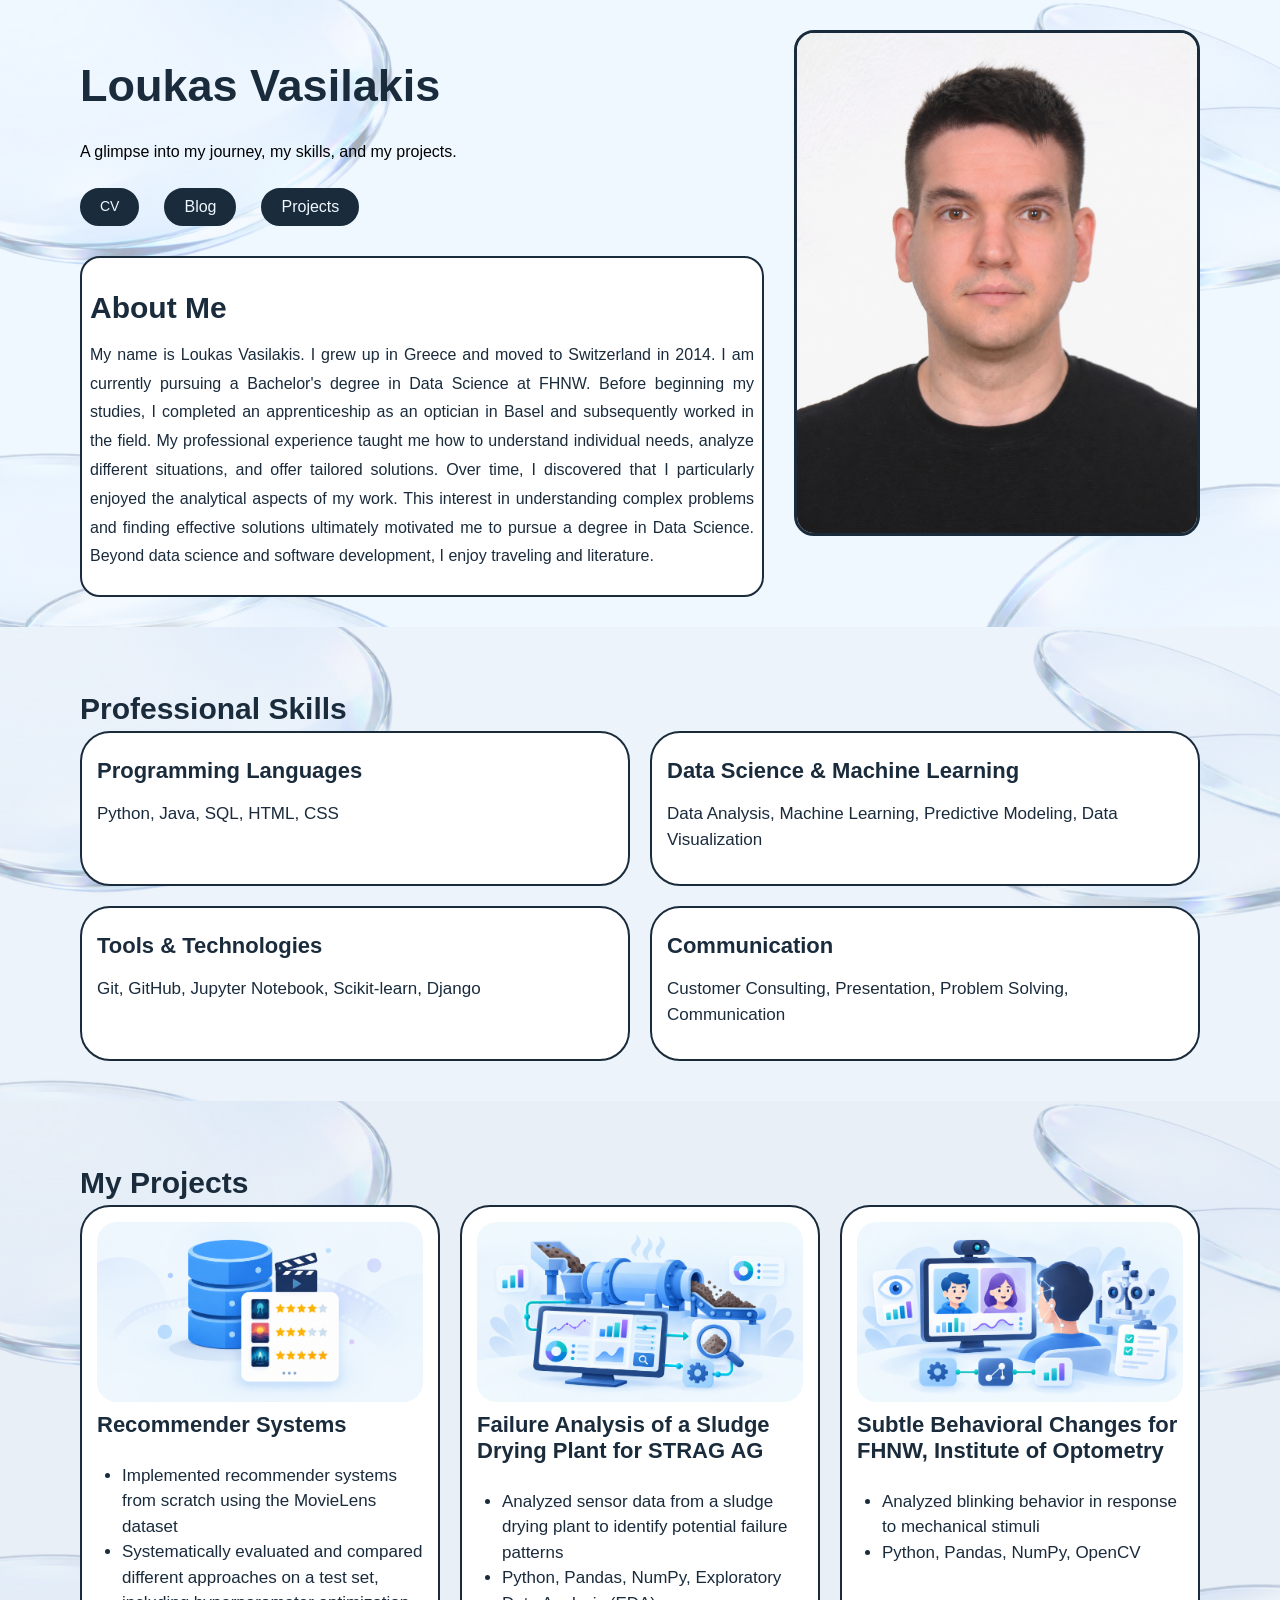
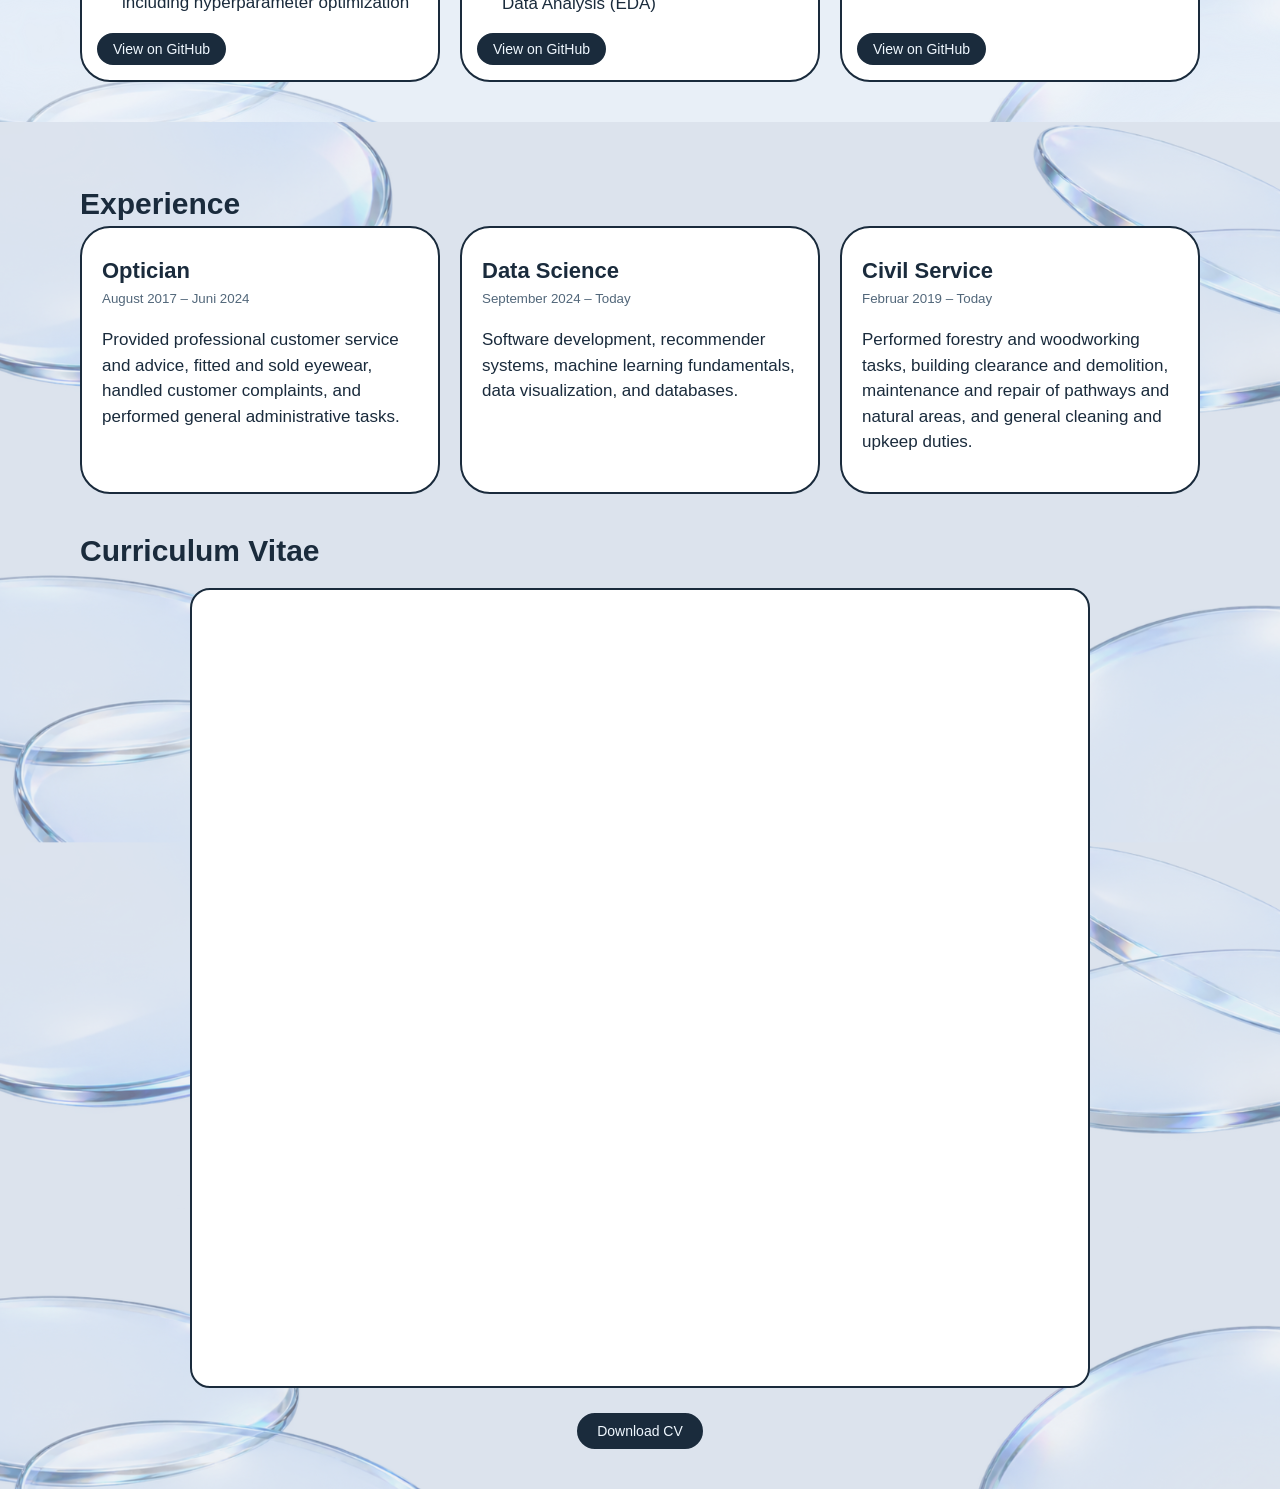
<file: index.html>
<!DOCTYPE html> <!-- Document types require a ! -->
<!-- html ist eine non-sensitive language, also HTML = html = HtMl -->
<html lang="en"> <!-- root element, starting point, attribute lang decides the language of the page -->

<!-- This is how to write html comments -->
<!-- index.html ist verantwortlich für die Grundstruktur der Seite -->
<!-- Texten zwischen <> werden als "tagname" bezeichnet -->
<!-- <starting tag> </closing tag> -->
<!-- <starting tag> kann ein Attribut haben: <tagname id="description"> es gibt kein Komma zwischen tagname und Attribut-->

<head> <!-- Where the title of the page and metadata (settings not shown to the user) are written -->
    <meta name="description" content="HTML Portfolio page to display my experience and skills">  <!-- Provides a short description of the page, e.g. for search engines -->
    <meta charset="UTF-8"> <!-- Defines the character encoding of the page as UTF-8 -->
    <meta name="keywords" content="HTML, HTML5, CSS, JAVASCRIPT, PORTFOLIO">
    <meta name="author" content="Loukas Vasilakis">
    <meta name="robots" content="index,follow"> <!-- Allows search engines to index the page and follow the links to it -->
    <title>Loukas Vasilakis</title> <!-- Title of html page -->
    <link rel="stylesheet" href="style.css">  <!-- Link tag the HTML page to the external CSS file for styling -->

</head>

<body>

<header class="header"> <!-- ermöglicht Obertitel und seine "Kinder" zusammen zu wählen -->

    <div class="header-content">
    <h1 id="myname">   Loukas Vasilakis</h1> <!-- Das Element ein id-Attribut geben, um in css  genau diesen Element wählen zu können -->
        <p class="text" id="message">A glimpse into my journey, my skills, and my projects.</p>  <!-- tags wie <i> können den Text Eigenschaften geben, sie heissen Elements -->

        <div class="links"> <!-- Das Element ein class-Attribut geben, was ermöglicht mehrere Elementen im gleichen class gleichmässig, -zeitig bearbeiten -->
        <a class="link cv-download"
           href="pdf/Loukas%20Vasilakis%20Lebenslauf%20-%201%20Seite.pdf"
           download>
            CV
        </a>
        <a class="link" href="blog.html">Blog</a>
        <a class="link" href="https://github.com/LoukasVasilakis">Projects</a>
        </div>

        <section class="Index-boxes">
        <h2 class="index_untertittel">About Me</h2>
        <p class="text">My name is Loukas Vasilakis. I grew up in Greece and moved to Switzerland in 2014.
        I am currently pursuing a Bachelor's degree in Data Science at FHNW. Before beginning my studies,
        I completed an apprenticeship as an optician in Basel and subsequently worked in the field.
        My professional experience taught me how to understand individual needs, analyze different situations,
        and  offer tailored solutions. Over time, I discovered that I particularly enjoyed the analytical aspects of my work.
        This interest in understanding complex problems and finding effective solutions ultimately motivated me to pursue a
        degree in Data Science. Beyond data science and software development, I enjoy traveling and literature.</p>
        </section>

    </div>
    <img class="profile-photo" alt="Profile photo" src="img/profile_photo.jpg"> <!-- Foto in Seite einfügen -->


</header>

<section class="skills-section">

    <h2 id="professional-skills" class="index_untertittel"> Professional Skills </h2>

    <div class="skills-grid">

        <div class="Index-boxes">
            <h3>Programming Languages</h3>
            <p class="text">Python, Java, SQL, HTML, CSS</p>
        </div>

        <div class="Index-boxes">
            <h3>Data Science & Machine Learning</h3>
            <p class="text">
                Data Analysis, Machine Learning,
                Predictive Modeling, Data Visualization
            </p>
        </div>

        <div class="Index-boxes">
            <h3>Tools & Technologies</h3>
            <p class="text">
                Git, GitHub, Jupyter Notebook,
                Scikit-learn, Django
            </p>
        </div>

        <div class="Index-boxes">
            <h3>Communication</h3>
            <p class="text">
                Customer Consulting, Presentation,
                Problem Solving, Communication
            </p>
        </div>

    </div>

</section>

<section class="my_projects">

    <h2 id="my_projects" class="index_untertittel"> My Projects </h2>

    <div class="projects-grid">

        <div class="Index-boxes">
            <img class="project-image"
                 src="img/recommender.png"
                 alt="Recommender System Project">
            <h3>Recommender Systems</h3>
            <ul> <!-- Bulletpoint-Liste machen -->
                <li>Implemented recommender systems from scratch using the MovieLens dataset</li>
                <li>Systematically evaluated and compared different approaches on a test set, including hyperparameter optimization</li>
            </ul>
                <a class="link project-link"
                    href="https://github.com/LoukasVasilakis/Recommender-Systems-LV"
                    target="_blank"
                    rel="noopener noreferrer">
                    View on GitHub
                </a>
        </div>

        <div class="Index-boxes">
            <img class="project-image"
                 src="img/mud_project.png"
                 alt="STRAG AG Data Analysis Project">
            <h3>Failure Analysis of a Sludge Drying Plant for STRAG AG</h3>
                <ul>
                    <li>Analyzed sensor data from a sludge drying plant to identify potential failure patterns</li>
                    <li>Python, Pandas, NumPy, Exploratory Data Analysis (EDA)</li>
                </ul>
            <a class="link project-link"
                href="https://github.com/LoukasVasilakis/schlamm_trockung"
                target="_blank"
                rel="noopener noreferrer">
                View on GitHub
            </a>
        </div>

        <div class="Index-boxes">
            <img class="project-image"
                 src="img/optic_project.png"
                 alt="Sublim Verhaltensänderungen">
            <h3>Subtle Behavioral Changes for FHNW, Institute of Optometry</h3>
                <ul>
                    <li>Analyzed blinking behavior in response to mechanical stimuli</li>
                    <li>Python, Pandas, NumPy, OpenCV</li>
                </ul>
            <a class="link project-link"
                href="https://github.com/LoukasVasilakis/optic_project"
                target="_blank"
                rel="noopener noreferrer">
                View on GitHub
            </a>
        </div>

    </div>

</section>

<section class="experience">

    <h2 id="my_experience" class="index_untertittel"> Experience </h2>

    <div class="experience-grid">

        <div class="Index-boxes">

            <h3>Optician</h3>
            <h4><small>August 2017 – Juni 2024</small></h4>
            <p> Provided professional customer service and advice, fitted and sold eyewear,
                handled customer complaints, and performed general administrative tasks.
            </p>
        </div>

        <div class="Index-boxes">
            <h3>Data Science</h3>
            <h4><small>September 2024 – Today</small></h4>
                <p> Software development, recommender systems, machine learning fundamentals, data visualization,
                    and databases.
                </p>
        </div>

        <div class="Index-boxes">

            <h3>Civil Service</h3>
            <h4><small>Februar 2019 – Today</small></h4>
                <p> Performed forestry and woodworking tasks, building clearance and demolition, maintenance
                    and repair of pathways and natural areas, and general cleaning and upkeep duties.
                </p>
        </div>

    </div>

    <div class="CV" id="cv">

        <h2 class="index_untertittel"> Curriculum Vitae </h2>

        <iframe
            src="pdf/Loukas%20Vasilakis%20Lebenslauf%20-%201%20Seite.pdf"
            title="My Curriculum Vitae">
        </iframe>

        <a class="link cv-download"
           href="pdf/Loukas%20Vasilakis%20Lebenslauf%20-%201%20Seite.pdf"
           download>
            Download CV
        </a>

    </div>

    <script src="script.js"></script>
</body>

</html>
</file>
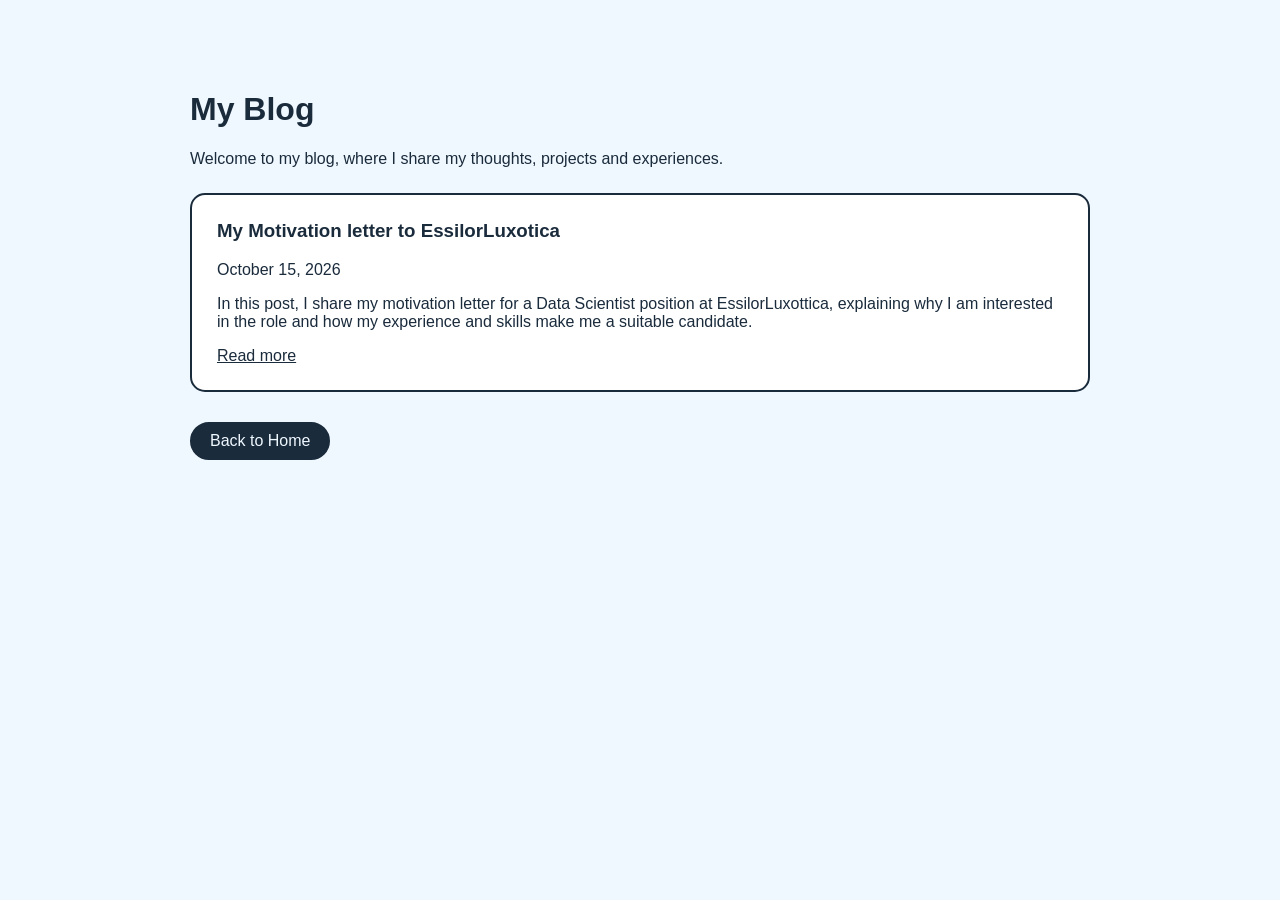
<file: blog.html>
<!DOCTYPE html>
<html lang="en">

<head>
    <meta charset="UTF-8">
    <meta name="viewport"
          content="width=device-width, initial-scale=1.0">

    <title>Blog | Loukas Vasilakis</title>

    <link rel="stylesheet" href="style.css">
</head>

<body  class="blog-page">

    <main class="blog-container">

        <h1>My Blog</h1>

        <p>Welcome to my blog, where I share my
           thoughts, projects and experiences.</p>


        <article class="blog-post">
            <h3>My Motivation letter to EssilorLuxotica</h3>
            <p>October 15, 2026</p>
            <p> In this post, I share my motivation letter for a Data Scientist position at
                EssilorLuxottica, explaining why I am interested in the role and how my
                experience and skills make me a suitable candidate.
            </p>
            <a href="posts/My Motivation letter to EssilorLuxotica.html">Read more</a>
        </article>

    <footer class="footer">
        <a class="link" href="index.html">Back to Home</a>
    </footer>



    </main>



</body>
</html>
</file>
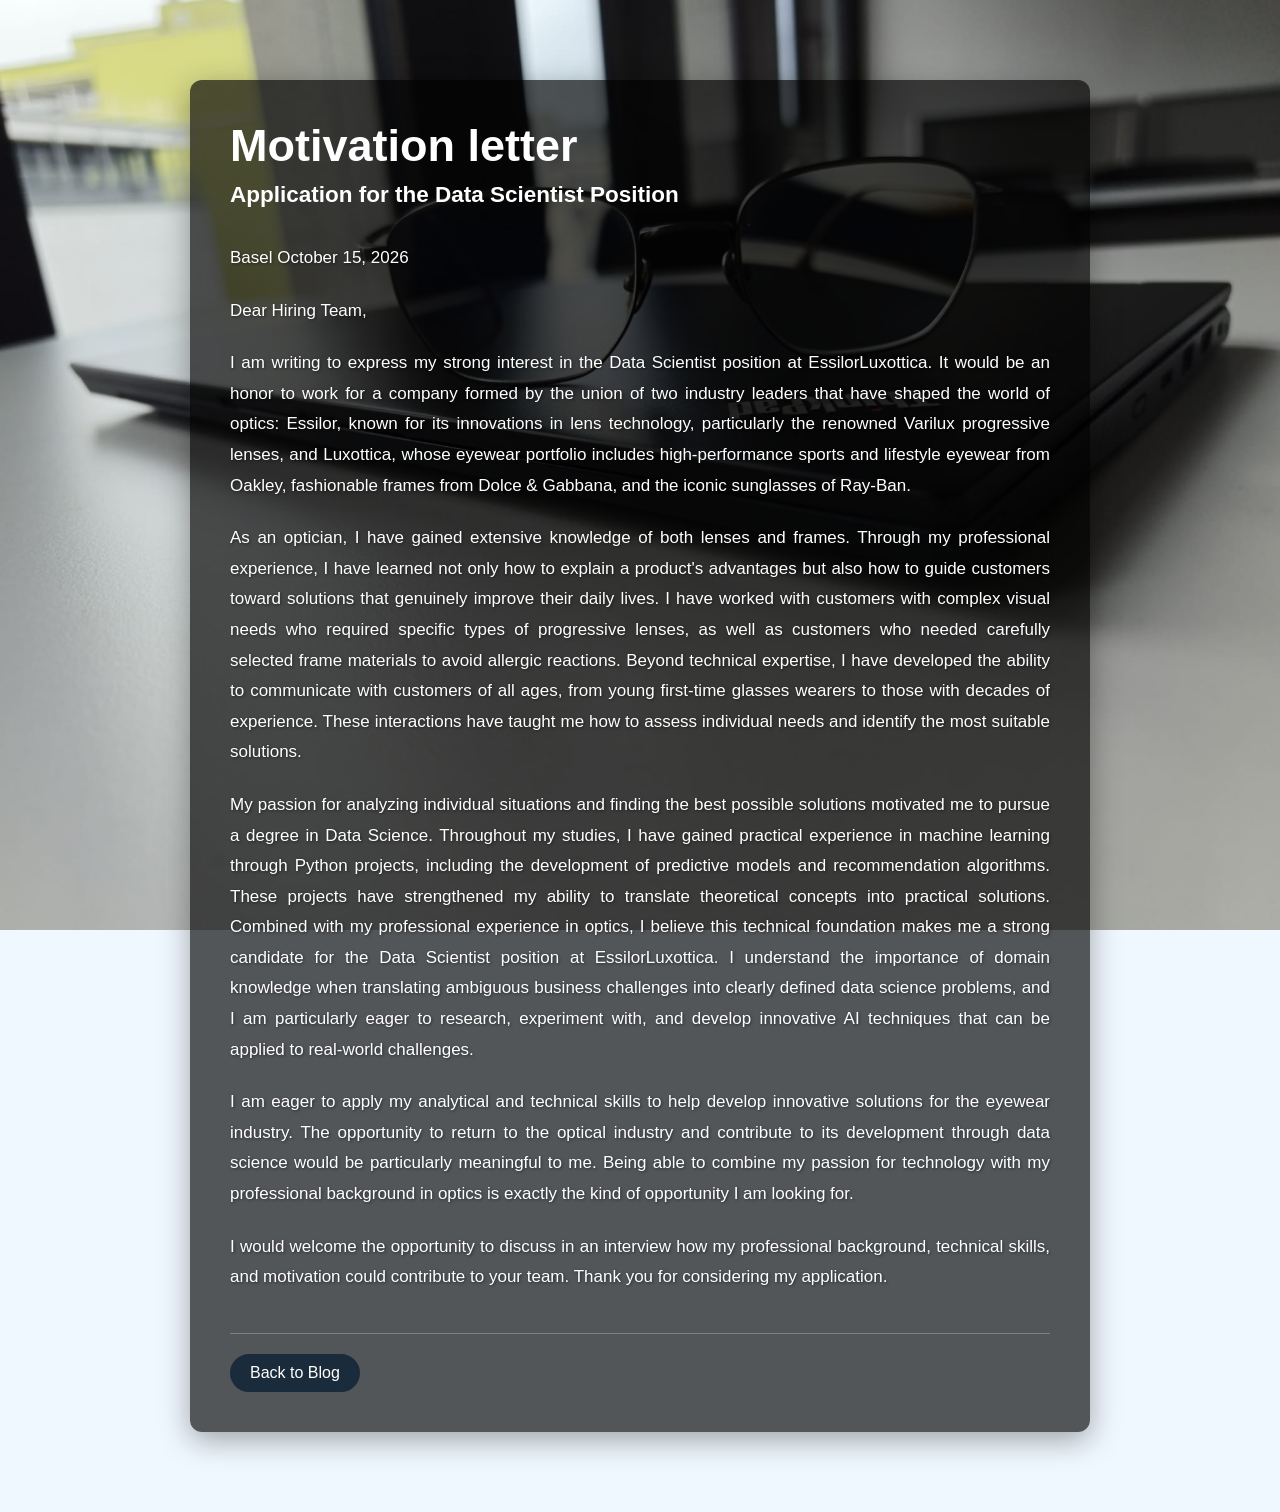
<file: posts/My Motivation letter to EssilorLuxotica.html>
<!DOCTYPE html>
<html lang="en">

<head>
    <meta charset="UTF-8">
    <meta name="viewport"
          content="width=device-width, initial-scale=1.0">

    <title>My Motivation Letter | Loukas Vasilakis</title>

    <!-- Go up one folder to find style.css -->
    <link rel="stylesheet" href="../style.css">
</head>

<body class="post1-page">

    <main class="post1-container">

        <article class="post1-post">

            <h1 id="post1_obertittel">Motivation letter</h1>
            <h2 id="post1_untertittel">Application for the Data Scientist Position</h2>

            <p class="text_blog_post1">Basel October 15, 2026</p>

            <p class="text_blog_post1">Dear Hiring Team,</p>

            <p class="text_blog_post1">
                I am writing to express my strong interest in the Data Scientist
                position at EssilorLuxottica. It would be an honor to work for
                a company formed by the union of two industry leaders that have
                shaped the world of optics: Essilor, known for its innovations
                in lens technology, particularly the renowned Varilux progressive
                lenses, and Luxottica, whose eyewear portfolio includes
                high-performance sports and lifestyle eyewear from Oakley,
                fashionable frames from Dolce &amp; Gabbana, and the iconic
                sunglasses of Ray-Ban.
            </p>

            <p class="text_blog_post1">
                As an optician, I have gained extensive knowledge of both lenses
                and frames. Through my professional experience, I have learned
                not only how to explain a product's advantages but also how to
                guide customers toward solutions that genuinely improve their
                daily lives. I have worked with customers with complex visual
                needs who required specific types of progressive lenses, as
                well as customers who needed carefully selected frame materials
                to avoid allergic reactions. Beyond technical expertise, I have
                developed the ability to communicate with customers of all ages,
                from young first-time glasses wearers to those with decades of
                experience. These interactions have taught me how to assess
                individual needs and identify the most suitable solutions.
            </p>

            <p class="text_blog_post1">
                My passion for analyzing individual situations and finding the
                best possible solutions motivated me to pursue a degree in Data
                Science. Throughout my studies, I have gained practical
                experience in machine learning through Python projects,
                including the development of predictive models and
                recommendation algorithms. These projects have strengthened my
                ability to translate theoretical concepts into practical
                solutions. Combined with my professional experience in optics,
                I believe this technical foundation makes me a strong candidate
                for the Data Scientist position at EssilorLuxottica. I understand
                the importance of domain knowledge when translating ambiguous
                business challenges into clearly defined data science problems,
                and I am particularly eager to research, experiment with, and
                develop innovative AI techniques that can be applied to
                real-world challenges.
            </p>

            <p class="text_blog_post1">
                I am eager to apply my analytical and technical skills to help
                develop innovative solutions for the eyewear industry. The
                opportunity to return to the optical industry and contribute to
                its development through data science would be particularly
                meaningful to me. Being able to combine my passion for
                technology with my professional background in optics is exactly
                the kind of opportunity I am looking for.
            </p>

            <p class="text_blog_post1">
                I would welcome the opportunity to discuss in an interview how
                my professional background, technical skills, and motivation
                could contribute to your team. Thank you for considering my
                application.
            </p>

        </article>

        <footer class="footer">
            <a class="link" href="../blog.html">Back to Blog</a>
        </footer>

    </main>

</body>
</html>
</file>
<file: style.css>
/* Das ist ein CSS-Kommentar */
/* style.css ist verantwortlich für styling, layout, animations und responsive design */

/* Index Elements */

h1#myname { /* h1 direkt dekorieren, #myname ist ein CSS-id-Selektor hilft uns h1 zu wählen, hilfreich falls es mehr als 1 h1 gibt */
    font-size: 45px;
    color: #1a2b3c;
    margin-bottom: 5px;
    font-family: sans-serif;
}

.link { /* links gleichmässig dekorieren, dank class-Selektor */
    color: aliceblue;
    background-color: #1a2b3c;
    padding: 8px 18px;
    border: 2px solid #1a2b3c;
    border-radius: 25px;
    text-decoration: none;
    transition: background-color 0.2s;
    font-family: sans-serif;
}

.link:hover {
    background-color: aliceblue;
    color: #1a2b3c;
}

.links {
    display: flex;
    flex-direction: row; /* Horizontale Sortierung */
    gap: 25px; /* Horizontaler Abstand zwischen den Buttons */
    flex-wrap: wrap;
}

.text { /* universal für alle Texten von allen Seiten */
    font-family: sans-serif;
    line-height: 1.8;
    text-align: justify;
}

.header {
    display: flex;
    flex-direction: row;
    justify-content: space-between;
    align-items: flex-start;
    gap: 30px;
    padding: 30px 80px;

    background-color: aliceblue;
}

.header-content {
    display: flex;
    flex-direction: column;        /* Titel, Beschreibung, Links untereinander */
    align-items: flex-start;
    gap: 5px;
}

.Index-boxes {
    background-color: white;
    border: 2px solid #1a2b3c;
    border-radius: 20px;

    padding: 8px;
    margin: 25px 0 0;

    height: auto; /* Adjust height to content */
    width: auto;  /* Fill available horizontal space */
    box-sizing: border-box;

    font-family: sans-serif;
    color: #1a2b3c;
}

.index_untertittel {
    font-size: 30px;
    color: #1a2b3c;
    margin-bottom: 5px;
    font-family: sans-serif;
}

body {
    margin: 0;
    background-color: aliceblue;
}

.profile-photo {
    width: 400px;                /* Image width */
    height: 500px;               /* Image height */
    object-fit: cover;           /* Crop without stretching */
    object-position: right;     /* Center the cropped image */
    border: 3px solid #1a2b3c;  /* Border thickness, style, color */
    border-radius: 20px;         /* Rounded corners */
}

/* Skills Section */

.skills-section {
    background-color: #ECF3FA;
    padding: 40px 80px;
    margin: 0;
}

.skills-grid { /* Controls sortiment of skill boxes */
    display: grid;
    grid-template-columns: repeat(2, 1fr); /* 2 per row */
    gap: 20px;
}

.skills-grid .Index-boxes { /* Box cosmetic*/
    background-color: white;
    border-radius: 30px; /* round box corners */
    padding: 15px;
    margin: 0;
    min-height: 140px;
}

.skills-grid .Index-boxes h3 {
    font-size: 22px;
    margin: 10px 0 15px;
}

.skills-grid .Index-boxes p {
    font-size: 17px;
    line-height: 1.5;
    text-align: left;
}

/* My Projects Section */

.my_projects {
    background-color: #E8EFF7;
    padding: 40px 80px;
    margin: 0;
}

.projects-grid { /* Controls arrangement of project boxes */
    display: grid;
    grid-template-columns: repeat(3, 1fr); /* 3 boxes per row */
    gap: 20px;
}

.projects-grid .Index-boxes { /* Box appearance */
    background-color: white;
    border-radius: 30px;
    padding: 15px;
    margin: 0;
    min-height: 180px;
}

.projects-grid .Index-boxes h3 {
    font-size: 22px;
    margin: 10px 0 15px;
}

.projects-grid .Index-boxes p {
    font-size: 17px;
    line-height: 1.5;
    text-align: left;
}

.projects-grid .Index-boxes ul {
    font-family: sans-serif;
    font-size: 17px;
    line-height: 1.5;
    padding-left: 25px;
    margin-top: 10px;
}

.projects-grid .Index-boxes { /* Arrange project box contents vertically */
    display: flex;
    flex-direction: column;
}

.project-image { /* Project images */
    width: 100%;
    height: 180px;
    object-fit: cover;
    border-radius: 20px;
    display: block;
}

.project-link { /* GitHub button */
    align-self: flex-start; /* Align button to the left */
    margin-top: auto;       /* Push button to the bottom */
    font-size: 14px;        /* Smaller than navigation buttons */
    padding: 6px 14px;      /* Compact button */
}

/* Experience & CV Section */

.experience {
    background-color: #DCE3ED;
    padding: 40px 80px;
    margin: 0;
}

/* Experience boxes */

.experience-grid {
    display: grid;
    grid-template-columns: repeat(3, 1fr);
    gap: 20px;
}

.experience-grid .Index-boxes {
    background-color: white;
    border-radius: 30px;
    padding: 20px;
    margin: 0;
    min-height: 180px;
}

.experience-grid .Index-boxes h3 {
    font-size: 22px;
    margin: 10px 0 5px;
}

.experience-grid .Index-boxes h4 {
    font-size: 16px;
    color: #52677a;
    margin: 5px 0 20px;
    font-weight: normal;
}

.experience-grid .Index-boxes p {
    font-size: 17px;
    line-height: 1.5;
    text-align: left;
}

/* CV inside Experience section */

.CV {
    margin-top: 40px;
}

.CV h2 {
    margin-bottom: 20px;
}

.CV iframe {
    display: block;
    width: 100%;
    max-width: 900px;
    height: 800px;
    margin: 0 auto 25px;
    border: 2px solid #1a2b3c;
    border-radius: 20px;
    box-sizing: border-box;
    background-color: white;
}

.cv-download {
    display: table;
    margin: 0 auto;
    font-size: 14px;
    padding: 8px 18px;
}

/* Responsive layout */

@media (max-width: 900px) {
    .experience-grid {
        grid-template-columns: repeat(2, 1fr);
    }
}

@media (max-width: 600px) {
    .experience {
        padding: 30px 20px;
    }

    .experience-grid {
        grid-template-columns: 1fr;
    }

    .CV iframe {
        height: 550px;
    }
}

/* Blog Elements */

.blog-container {
    max-width: 900px;
    margin: 50px auto;
    padding: 20px;
    font-family: sans-serif;
    color: #1a2b3c;
}

.blog-post {
    background-color: white;
    padding: 25px;
    margin-top: 25px;
    border: 2px solid #1a2b3c;
    border-radius: 15px;
}

.blog-post h3 {
    margin-top: 0;
}

.blog-post a {
    color: #1a2b3c;
}

.blog-page {
    min-height: 100vh;
    display: flex;
    flex-direction: column;
    margin: 0;
}

.blog-page .blog-container {
    flex: 1;
}

.footer {
    display: flex;
    justify-content: flex-start; /* Button links ausrichten */
    margin-top: 30px;            /* Abstand zum letzten Blogpost */
    padding: 0;
}

/* =========================================
   POST 1 - MOTIVATION LETTER
   ========================================= */

/* Page background */
body.post1-page {
    background-image: url("img/brille_laptop.jpeg");
    background-size: cover;
    background-position: center;
    background-repeat: no-repeat;
    background-attachment: fixed;
    min-height: 100vh;
    margin: 0;
    padding: 40px 20px;
    box-sizing: border-box;
}

/* Main container */
.post1-container {
    max-width: 900px;
    margin: 40px auto;
    padding: 40px;

    background-color: rgba(0, 0, 0, 0.65);
    border-radius: 12px;

    box-shadow: 0 8px 30px rgba(0, 0, 0, 0.35);
    box-sizing: border-box;
}

/* Main title */
h1#post1_obertittel {
    font-family: sans-serif;
    font-size: 45px;
    color: #FFFFFF;
    margin-top: 0;
    margin-bottom: 10px;
}

/* Subtitle */
h2#post1_untertittel {
    font-family: sans-serif;
    font-size: 22.5px;
    color: #FFFFFF;
    margin-top: 0;
    margin-bottom: 35px;
}

/* Motivation letter paragraphs */
.text_blog_post1 {
    font-family: sans-serif;
    font-size: 17px;
    line-height: 1.8;
    text-align: justify;
    color: #FFFFFF;

    margin-bottom: 22px;

    text-shadow: 1px 1px 3px rgba(0, 0, 0, 0.5);
    overflow-wrap: break-word;
}

/* Footer */
.post1-container .footer {
    margin-top: 40px;
    padding-top: 20px;
    border-top: 1px solid rgba(255, 255, 255, 0.25);
}

/* Back to Blog link */
.post1-container .footer .link {
    font-family: sans-serif;
    font-size: 16px;
    color: #FFFFFF;
    background-color: #1a2b3c;
    border: 2px solid #1a2b3c;
    text-decoration: none;

    transition: background-color 0.2s ease,
                color 0.2s ease;
}

/* Hover effect */
.post1-container .footer .link:hover {
    background-color: #52677a;
    border-color: #52677a;
    color: #FFFFFF;
}

/* =========================================
   RESPONSIVE DESIGN - MOBILE
   ========================================= */

@media (max-width: 768px) {

    body.post1-page {
        padding: 20px 12px;
        background-attachment: scroll;
    }

    .post1-container {
        margin: 15px auto;
        padding: 25px 20px;
    }

    h1#post1_obertittel {
        font-size: 32px;
    }

    h2#post1_untertittel {
        font-size: 19px;
    }

    .text_blog_post1 {
        font-size: 15px;
        line-height: 1.7;
        text-align: left;
    }
}

/* Responsive Header */

.header-content {
    min-width: 0;
    flex: 1;
}

.profile-photo {
    flex-shrink: 0;
}

@media (max-width: 900px) {
    .header {
        flex-direction: column;
        padding: 30px 20px;
    }

    .profile-photo {
        width: 100%;
        max-width: 400px;
        height: auto;
        align-self: center;
    }
}

/* =========================================
   DECORATIVE LENSES - ALL INDEX SECTIONS
   ========================================= */

/* Sections containing the lenses */
.header,
.skills-section,
.my_projects,
.experience {
    position: relative;
    isolation: isolate;
}

/* Transparent lens layer */
.header::before,
.skills-section::before,
.my_projects::before,
.experience::before {
    content: "";

    position: absolute;
    inset: 0;

    background-image: url("img/transparent_lenses.png");
    background-size: 100% auto;
    background-position: center top;
    background-repeat: no-repeat;

    opacity: 0.30;

    pointer-events: none;
    z-index: 0;
}

/* Keep all content above the lenses */
.header > *,
.skills-section > *,
.my_projects > *,
.experience > * {
    position: relative;
    z-index: 1;
}

/* Experience & CV - Repeat decorative lenses vertically */

.experience::before {
    background-size: 100% auto;
    background-position: center top;
    background-repeat: repeat-y;
    opacity: 0.5;
}
</file>
